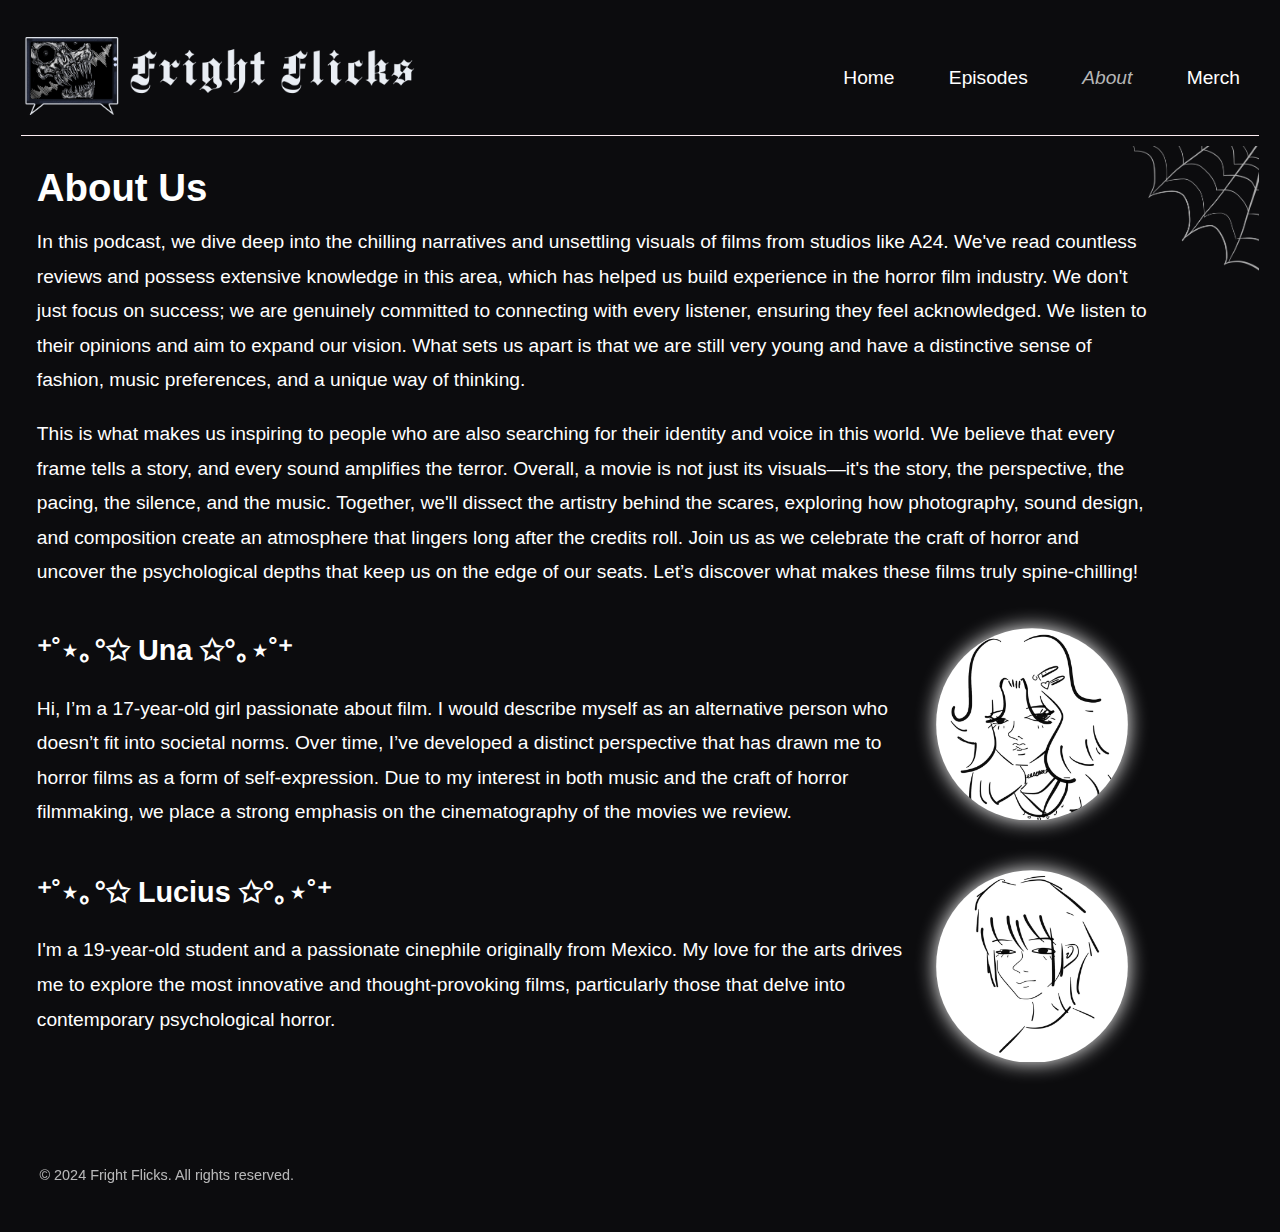
<file: about.html>
<!DOCTYPE html>
<html lang="en">

<head>
    <meta charset="UTF-8">
    <meta name="viewport" content="width=device-width, initial-scale=1.0">
    <title>About Us</title>
    <link rel="icon" type="image/x-icon" href="images/favicon.ico">
    <link rel="stylesheet" href="style/style.css">
</head>

<body id="about">

    <header>
        <div>
            <a href="index.html">
                <img src="images/skull-txt-logo.png" alt="Fright Flicks Logo" width="400">
            </a>
        </div>
        <nav>
            <ul>
                <li><a href="index.html">Home</a></li>
                <li><a href="episodes.html">Episodes</a></li>
                <li><a href="about.html" class="active">About</a></li>
                <li><a href="merch.html">Merch</a></li>
            </ul>
        </nav>
    </header>

    <main>
        <div class="decorations">
            <img src="images/spider-web-up.png" alt="" class="spider-web-up">
        </div>

        <section>
            <h1>About Us</h1>

            <p>
                In this podcast, we dive deep into the chilling narratives and unsettling visuals of films from studios
                like A24. We've read countless reviews and possess extensive knowledge in this area, which has helped us
                build experience in the horror film industry. We don't just focus on success; we are genuinely committed
                to connecting with every listener, ensuring they feel acknowledged. We listen to their opinions and aim
                to expand our vision. What sets us apart is that we are still very young and have a distinctive sense of
                fashion, music preferences, and a unique way of thinking.
            </p>

            <p>
                This is what makes us inspiring to people who are also searching for their identity and voice in this
                world. We believe that every frame tells a story, and every sound amplifies the terror. Overall, a movie
                is not just its visuals—it's the story, the perspective, the pacing, the silence, and the music.
                Together, we'll dissect the artistry behind the scares, exploring how photography, sound design, and
                composition create an atmosphere that lingers long after the credits roll. Join us as we celebrate the
                craft of horror and uncover the psychological depths that keep us on the edge of our seats. Let’s
                discover what makes these films truly spine-chilling!
            </p>


            <article>
                <div>
                    <h2>⁺˚⋆｡°✩ Una ✩°｡⋆˚⁺</h2>
                    <p>
                        Hi, I’m a 17-year-old girl passionate about film. I would describe myself as an alternative
                        person
                        who doesn’t fit into societal norms. Over time, I’ve developed a distinct perspective that has
                        drawn
                        me to horror films as a form of self-expression. Due to my interest in both music and the craft
                        of
                        horror filmmaking, we place a strong emphasis on the cinematography of the movies we review.
                    </p>
                </div>

                <div><img src="images/una.jpg" alt="Una avatar"></div>
            </article>

            <article>
                <div>
                    <h2>⁺˚⋆｡°✩ Lucius ✩°｡⋆˚⁺</h2>
                    <p>
                        I'm a 19-year-old student and a passionate cinephile originally from Mexico. My love for the
                        arts
                        drives me to explore the most innovative and thought-provoking films, particularly those that
                        delve
                        into contemporary psychological horror.
                    </p>
                </div>

                <div><img src="images/lucius.jpg" alt="Lucius avatar"></div>
            </article>
        </section>
    </main>


    <footer>
        <p>&copy; 2024 Fright Flicks. All rights reserved.</p>
    </footer>

</body>

</html>
</file>
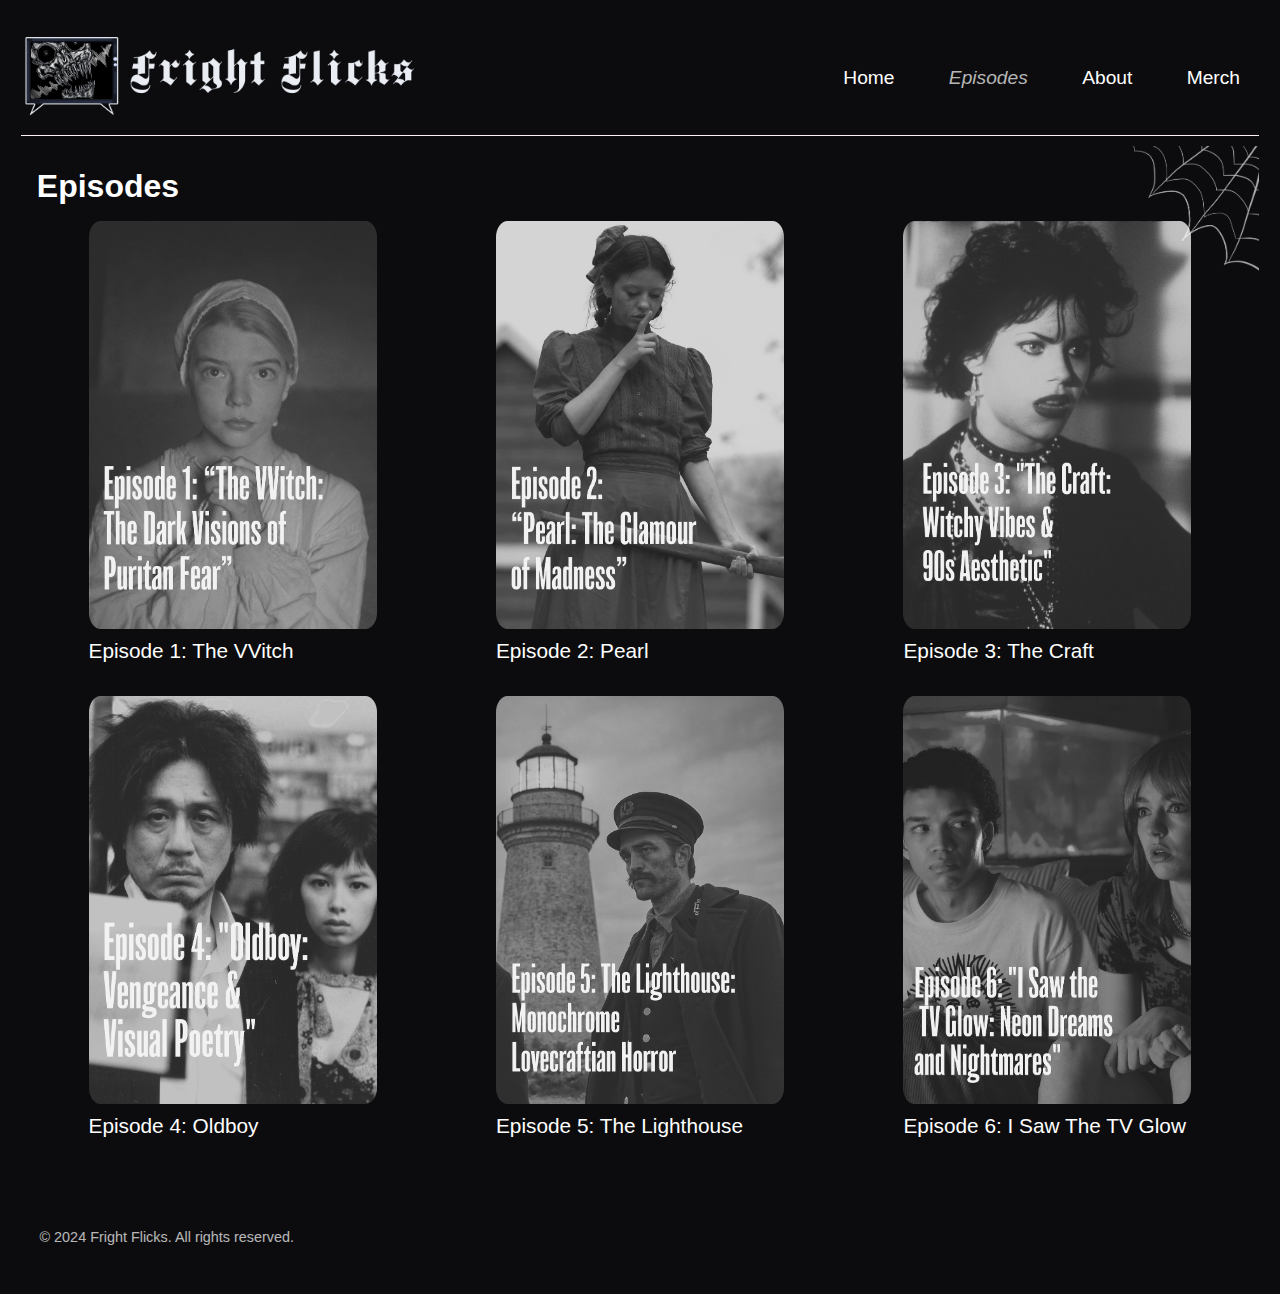
<file: episodes.html>
<!DOCTYPE html>
<html lang="en">

<head>
    <meta charset="UTF-8">
    <meta name="viewport" content="width=device-width, initial-scale=1.0">
    <title>Episodes</title>
    <link rel="icon" type="image/x-icon" href="images/favicon.ico">
    <link rel="stylesheet" href="style/style.css">
</head>

<body id="episodes">
    <header>
        <div>
            <a href="index.html">
                <img src="images/skull-txt-logo.png" alt="Fright Flicks Logo" width="400">
            </a>
        </div>
        <nav>
            <ul>
                <li><a href="index.html">Home</a></li>
                <li><a href="episodes.html" class="active">Episodes</a></li>
                <li><a href="about.html">About</a></li>
                <li><a href="merch.html">Merch</a></li>
            </ul>
        </nav>
    </header>

    <main>
        <div class="decorations">
            <img src="images/spider-web-up.png" alt="" class="spider-web-up">
        </div>
        <h1>Episodes</h1>

        <ul>
            <li>
                <article>
                    <img src="images/vvitch.jpg" alt="Poster of The VVitch">
                    <h2>Episode 1: The VVitch</h2>
                </article>
            </li>
            <li>
                <article>
                    <img src="images/pearl.jpg" alt="Poster of Pearl">
                    <h2>Episode 2: Pearl</h2>
                </article>
            </li>
            <li>
                <article>
                    <img src="images/the-craft.jpg" alt="Poster of The Craft">
                    <h2>Episode 3: The Craft</h2>
                </article>
            </li>
            <li>
                <article>
                    <img src="images/oldboy.jpg" alt="Poster of Oldboy">
                    <h2>Episode 4: Oldboy</h2>
                </article>
            </li>
            <li>
                <article>
                    <img src="images/lighthouse.jpg" alt="Poster of The Lighthouse">
                    <h2>Episode 5: The Lighthouse</h2>
                </article>
            </li>
            <li>
                <article>
                    <img src="images/tv-glow.jpg" alt="Poster of I Saw The TV Glow">
                    <h2>Episode 6: I Saw The TV Glow</h2>
                </article>
            </li>
        </ul>
    </main>


    <footer>
        <p>&copy; 2024 Fright Flicks. All rights reserved.</p>
    </footer>
</body>

</html>
</file>
<file: style/style.css>
/* ===== Base Layout ===== */
body {
  margin: 1.3em;
  font-family: Arial, Helvetica, sans-serif;
  background-color: #0c0c0e;
  color: #fff;
  box-sizing: border-box;
  position: relative;
}

header,
footer {
  display: flex;
  justify-content: space-between;
  align-items: center;
  padding: 1em 0;
}

header {
  border-bottom: 1px solid #ffeef3;
}

footer {
  margin: 2em 1.3em 0;
  font-size: 0.9em;
  opacity: 0.7;
}

header div img {
  transition: filter 0.3s ease-in-out;
}

/*Help Source: https://developer.mozilla.org/en-US/docs/Web/CSS/box-shadow*/
header div img:hover {
  filter: drop-shadow(0 0 10px #fff);
}

/* ===== Spiderweb Decoration ===== */
/*ChatGPT 5 prompt: I have a decoration id like to place under my header, how do i do that? */
.spider-web-up {
  position: absolute;
  top: 7.8em;
  right: 0;
  width: 8em;
  opacity: 0.7;
  pointer-events: none;
}

/* ===== Headings ===== */
h1 {
  font-size: 2em;
  font-weight: 600;
  margin: 0.5em 0;
}

h1 span {
  font-family: gothique-mn, sans-serif;
  font-size: 1.3em;
}

h2 {
  font-size: 1.5em;
}

h3 {
  font-size: 1.3em;
  margin-top: 0;
}

/* ===== Navigation ===== */
nav ul {
  display: flex;
  gap: 1em;
  list-style: none;
  margin: 0;
  padding: 0;
  text-align: right;
}

nav a {
  color: #fff;
  padding: 1em;
  text-decoration: none;
  font-size: 1.2em;
  transition: transform 80ms ease-in-out, color 0.3s ease;
}

nav a:hover,
nav a.active {
  color: #b6b6b6;
}

nav a.active {
  font-style: italic;
}

main {
  padding: 1em;
}

/* ===== Home Layout ===== */
#index section {
  display: flex;
}

#index section div {
  max-width: 40%;
}

#index section p {
  line-height: 1.8;
}

#index iframe {
  max-width: 100%;
  border-radius: 0.5em;
  margin: 2em;
}

/* ===== Episodes Grid ===== */

#episodes main ul {
  display: grid;
  grid-template-columns: repeat(3, 1fr);
  gap: 1em;
  justify-items: center;
  align-items: start;
  list-style: none;
  padding: 0;
  margin: 0;
}

#episodes main ul li article {
  display: flex;
  flex-direction: column;
  align-items: flex-start;
  text-align: start;
}

#episodes main ul li article h2 {
  font-weight: 400;
  font-size: 1.3em;
  margin-top: 0.5em;
}

#episodes main ul li article img {
  width: 18em;
  border-radius: 4%;
  transition: transform 100ms ease-in-out;
}

#episodes main ul li article img:hover {
  transform: scale(1.03);
  cursor: pointer;
}


/* ===== About Section ===== */
#about section {
  font-size: 1.2em;
  line-height: 1.8em;
  padding-right: 5em;
}

#about article {
  display: flex;
}

#about article img {
  width: 10em;
  border-radius: 100%;
  padding: 1em;
  filter: drop-shadow(0 0 10px #fff);
}

/* ===== Merch Page ===== */
#merch main {
  display: flex;
  flex-direction: column;
  align-items: center;
  text-align: center;
  margin: 0 auto;
}

#merch h1 {
  font-size: 3em;
  margin-bottom: 0.5em;
}

#merch main p {
  margin-bottom: 2em;
  font-size: 1.5em;
}

#merch main ul {
  list-style: none;
  display: flex;
  justify-content: center;
  align-items: flex-start;
  gap: 3.5em;
  padding: 0;
  margin: 0;
}

#merch main ul li img {
  width: 12.5em;
  transition: transform 0.3s ease-in-out;
}

#merch main ul li img:hover {
  transform: scale(1.1);
}

#merch ul li h3 {
  font-size: 1.5em;
  margin-top: 0.5em;
}

#merch main ul li p {
  font-size: 1.3em;
  margin-top: 0.3em;
}
</file>
